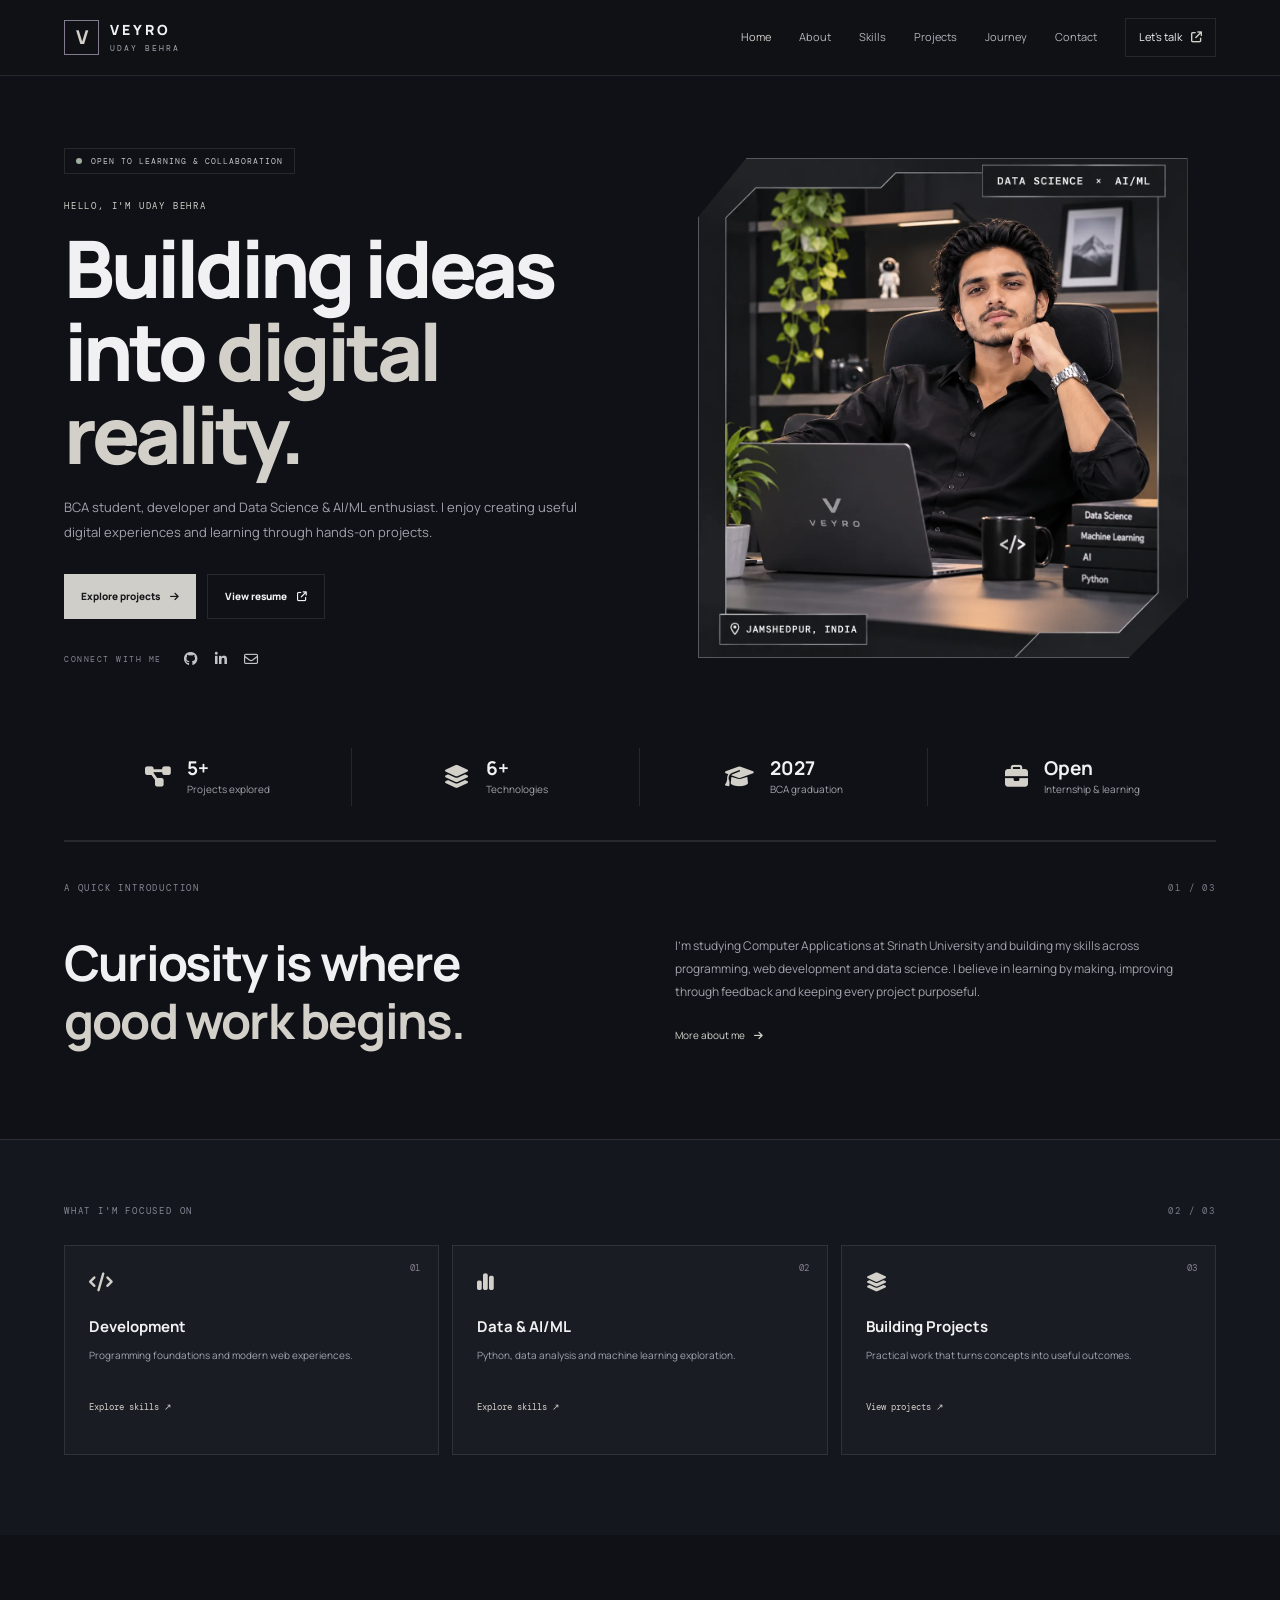
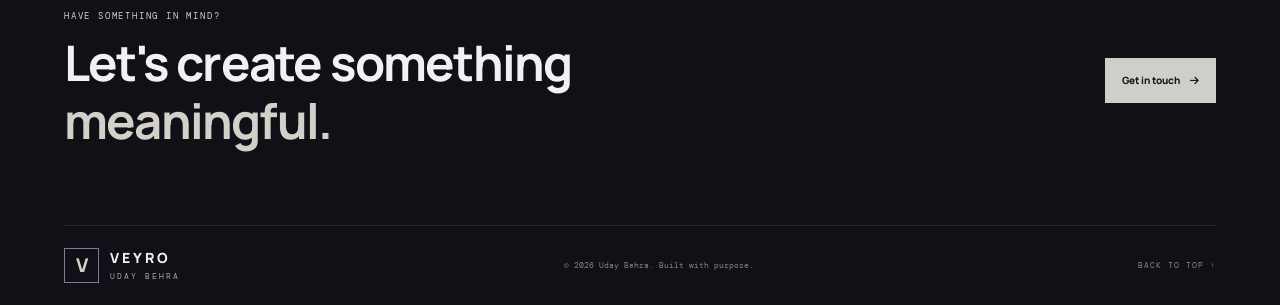
<file: index.html>
<!DOCTYPE html>

<html lang="en">
<head>
<meta charset="utf-8"/>
<meta content="width=device-width, initial-scale=1" name="viewport"/>
<meta content="#101116" name="theme-color"/>
<meta content="Uday Behra — BCA student, developer and Data Science &amp; AI/ML enthusiast." name="description"/>
<title>Home | VEYRO — Uday Behra</title>
<link href="https://fonts.googleapis.com" rel="preconnect"/>
<link crossorigin="" href="https://fonts.gstatic.com" rel="preconnect"/>
<link href="https://fonts.googleapis.com/css2?family=DM+Mono:wght@400;500&amp;family=Manrope:wght@400;500;600;700;800&amp;display=swap" rel="stylesheet"/>
<link href="https://cdnjs.cloudflare.com/ajax/libs/font-awesome/6.5.2/css/all.min.css" rel="stylesheet"/>
<link href="style.css?v=veyro-performance-2" rel="stylesheet"/>
</head>
<body id="top">
<div class="scroll-progress" id="progress"></div>
<!-- NAVIGATION -->
<header class="site-header">
<a class="logo" href="index.html">
<span class="logo-mark">V</span>
<span class="logo-type">
                VEYRO
                <small>UDAY BEHRA</small>
</span>
</a>
<button aria-expanded="false" aria-label="Toggle navigation" class="menu-toggle" id="menu">
<i class="fa-solid fa-bars"></i>
</button>
<nav class="navigation" id="nav">
<a class="active" href="index.html">Home</a>
<a href="about.html">About</a>
<a href="skills.html">Skills</a>
<a href="projects.html">Projects</a>
<a href="journey.html">Journey</a>
<a href="contact.html">Contact</a>
<a class="nav-contact" href="contact.html">
                Let's talk
                <i class="fa-solid fa-arrow-up-right-from-square"></i>
</a>
</nav>
</header>
<main>
<!-- HERO SECTION -->
<section class="home-hero page-shell">
<div class="home-copy reveal">
<div class="availability">
<span></span>
                    OPEN TO LEARNING &amp; COLLABORATION
                </div>
<p class="eyebrow">HELLO, I'M UDAY BEHRA</p>
<h1>
                    Building ideas<br/>
                    into <em>digital reality.</em>
</h1>
<p class="hero-intro">
                    BCA student, developer and Data Science &amp; AI/ML enthusiast.
                    I enjoy creating useful digital experiences and learning
                    through hands-on projects.
                </p>
<div class="hero-actions">
<a class="button button-primary" href="projects.html">
                        Explore projects
                        <i class="fa-solid fa-arrow-right"></i>
</a>
<a class="button button-outline" href="assets/Uday-Behra-Resume.pdf" rel="noopener" target="_blank">
                        View resume
                        <i class="fa-solid fa-arrow-up-right-from-square"></i>
</a>
</div>
<div class="hero-social">
<span>CONNECT WITH ME</span>
<a aria-label="GitHub" href="https://github.com/UB-VEYRO" rel="noopener" target="_blank">
<i class="fa-brands fa-github"></i>
</a>
<a aria-label="LinkedIn" href="https://www.linkedin.com/in/uday-behra-09014b256/" rel="noopener" target="_blank">
<i class="fa-brands fa-linkedin-in"></i>
</a>
<a aria-label="Email" href="mailto:udaybehra219@gmail.com">
<i class="fa-regular fa-envelope"></i>
</a>
</div>
</div>
<!-- NEW PROFILE IMAGE: EMBEDDED LABELS ONLY -->
<div class="home-visual reveal">
<div class="portrait-frame">
<img alt="Uday Behra — VEYRO Portfolio" decoding="async" fetchpriority="high" loading="eager" onerror="this.style.display='none';this.parentElement.classList.add('no-photo')" src="assets/profile.webp"/>
<div class="portrait-fallback">
                        UB
                        <span>DEVELOPER / AI·ML</span>
</div>
</div>
</div>
</section>
<!-- STATISTICS -->
<section class="home-stats page-shell">
<div class="stat-item">
<i class="fa-solid fa-diagram-project"></i>
<div>
<strong>5+</strong>
<span>Projects explored</span>
</div>
</div>
<div class="stat-item">
<i class="fa-solid fa-layer-group"></i>
<div>
<strong>6+</strong>
<span>Technologies</span>
</div>
</div>
<div class="stat-item">
<i class="fa-solid fa-graduation-cap"></i>
<div>
<strong>2027</strong>
<span>BCA graduation</span>
</div>
</div>
<div class="stat-item">
<i class="fa-solid fa-briefcase"></i>
<div>
<strong>Open</strong>
<span>Internship &amp; learning</span>
</div>
</div>
</section>
<!-- INTRODUCTION -->
<section class="home-intro page-shell section-block">
<div class="section-kicker">
                A QUICK INTRODUCTION
                <span>01 / 03</span>
</div>
<div class="home-intro-grid">
<h2 class="reveal">
                    Curiosity is where<br/>
<em>good work begins.</em>
</h2>
<div class="reveal">
<p>
                        I’m studying Computer Applications at Srinath University
                        and building my skills across programming, web development
                        and data science. I believe in learning by making,
                        improving through feedback and keeping every project purposeful.
                    </p>
<a class="under-link" href="about.html">
                        More about me
                        <i class="fa-solid fa-arrow-right"></i>
</a>
</div>
</div>
</section>
<!-- FOCUS AREAS -->
<section class="home-focus section-block">
<div class="page-shell">
<div class="section-kicker">
                    WHAT I'M FOCUSED ON
                    <span>02 / 03</span>
</div>
<div class="focus-grid">
<a class="focus-card reveal" href="skills.html">
<span>01</span>
<i class="fa-solid fa-code"></i>
<h3>Development</h3>
<p>
                            Programming foundations and modern web experiences.
                        </p>
<b>Explore skills ↗</b>
</a>
<a class="focus-card reveal" href="skills.html">
<span>02</span>
<i class="fa-solid fa-chart-simple"></i>
<h3>Data &amp; AI/ML</h3>
<p>
                            Python, data analysis and machine learning exploration.
                        </p>
<b>Explore skills ↗</b>
</a>
<a class="focus-card reveal" href="projects.html">
<span>03</span>
<i class="fa-solid fa-layer-group"></i>
<h3>Building Projects</h3>
<p>
                            Practical work that turns concepts into useful outcomes.
                        </p>
<b>View projects ↗</b>
</a>
</div>
</div>
</section>
<!-- CONTACT CTA -->
<section class="home-bottom page-shell">
<div>
<p class="eyebrow">HAVE SOMETHING IN MIND?</p>
<h2>
                    Let's create something<br/>
<em>meaningful.</em>
</h2>
</div>
<a class="button button-primary" href="contact.html">
                Get in touch
                <i class="fa-solid fa-arrow-right"></i>
</a>
</section>
</main>
<!-- FOOTER -->
<footer class="site-footer">
<a class="logo" href="index.html">
<span class="logo-mark">V</span>
<span class="logo-type">
                VEYRO
                <small>UDAY BEHRA</small>
</span>
</a>
<p>
            © <span id="year"></span> Uday Behra. Built with purpose.
        </p>
<a href="#top">BACK TO TOP ↑</a>
</footer>
<script src="script.js?v=veyro-performance-2"></script>
</body>
</html>
</file>
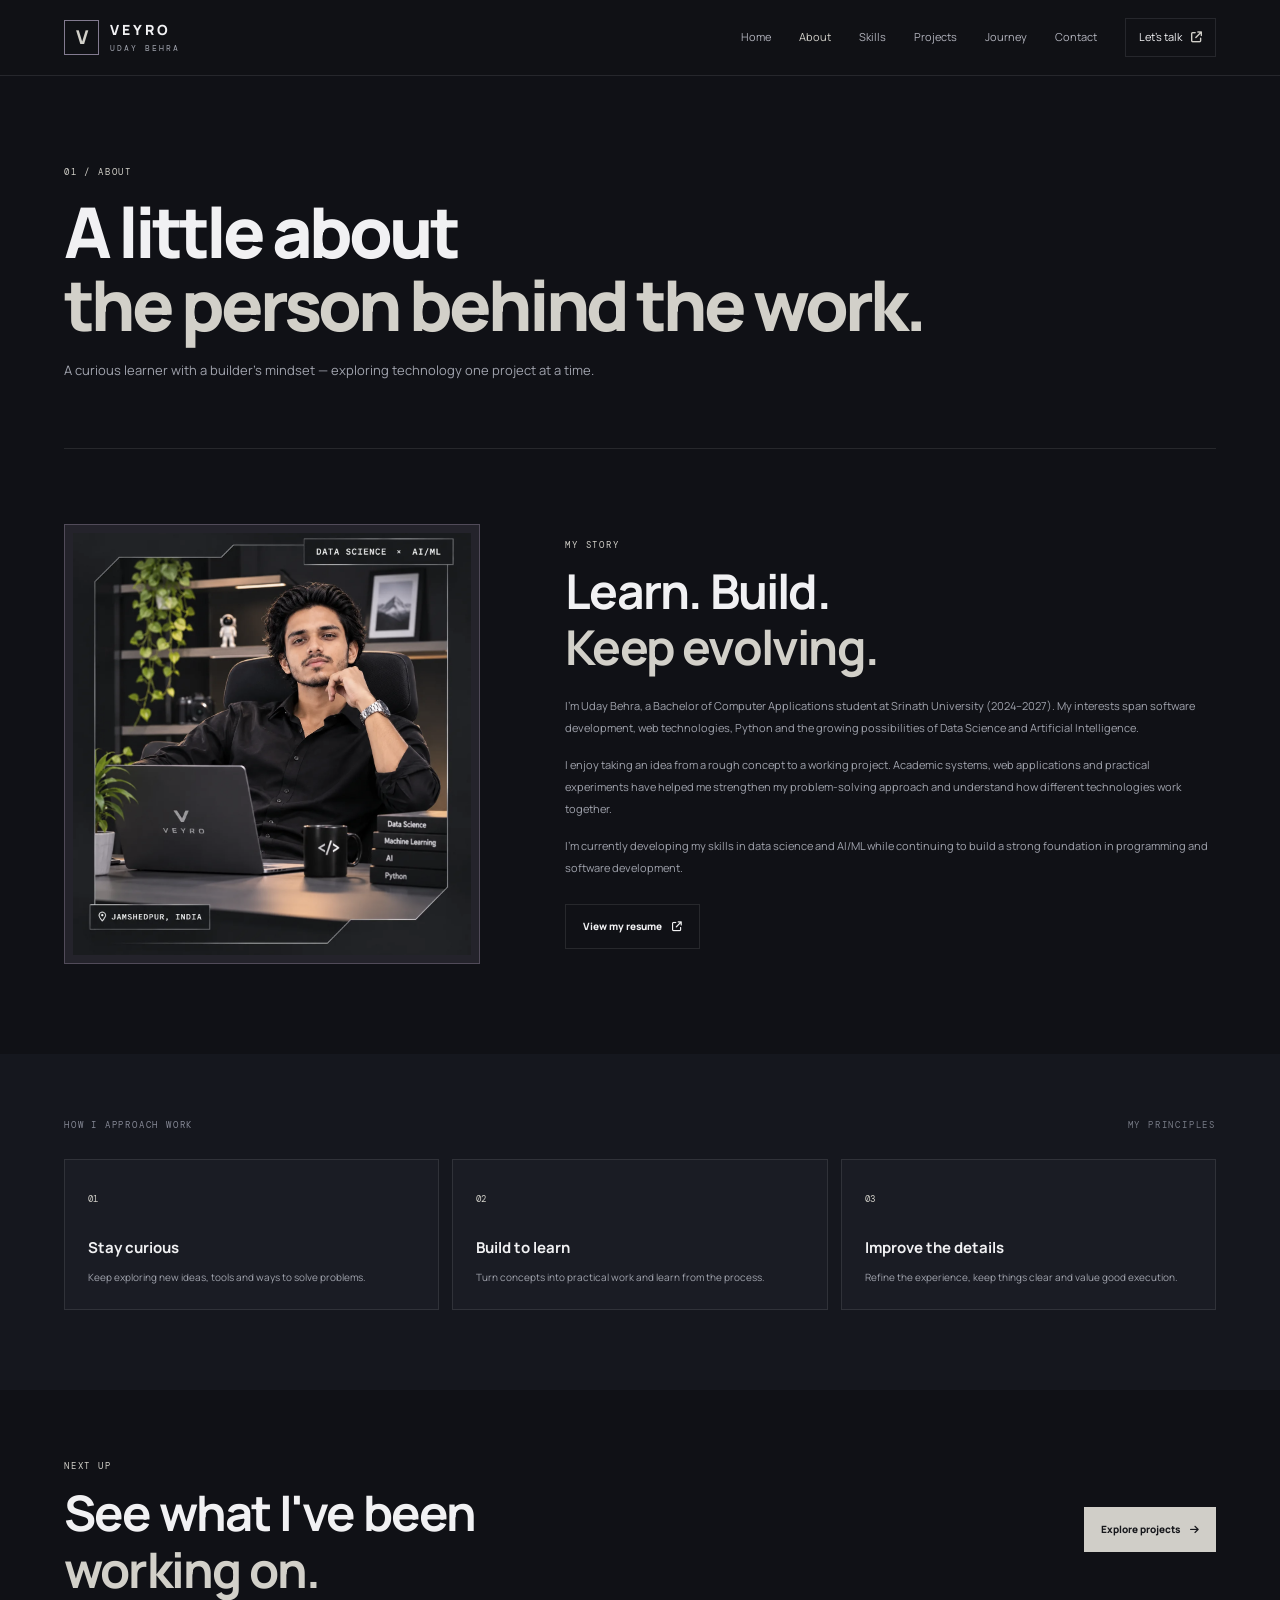
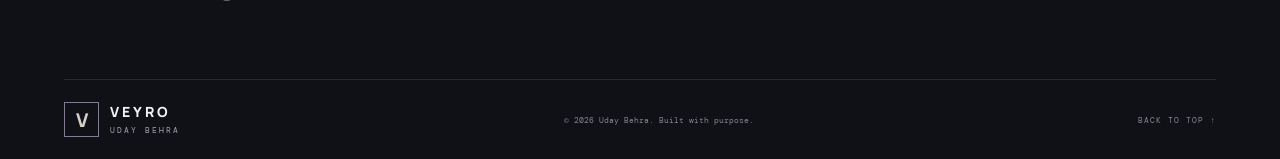
<file: about.html>
<!DOCTYPE html>
<html lang="en"><head><meta charset="utf-8"/><meta content="width=device-width,initial-scale=1" name="viewport"/><meta content="#101116" name="theme-color"/><meta content="About Uday Behra — background, approach and interests." name="description"/><title>About | VEYRO — Uday Behra</title><link href="https://fonts.googleapis.com" rel="preconnect"/><link crossorigin="" href="https://fonts.gstatic.com" rel="preconnect"/><link href="https://fonts.googleapis.com/css2?family=DM+Mono:wght@400;500&amp;family=Manrope:wght@400;500;600;700;800&amp;display=swap" rel="stylesheet"/><link href="https://cdnjs.cloudflare.com/ajax/libs/font-awesome/6.5.2/css/all.min.css" rel="stylesheet"/><link href="style.css?v=veyro-performance-2" rel="stylesheet"/></head><body id="top"><div class="scroll-progress" id="progress"></div><header class="site-header"><a class="logo" href="index.html"><span class="logo-mark">V</span><span class="logo-type">VEYRO<small>UDAY BEHRA</small></span></a><button aria-expanded="false" aria-label="Toggle navigation" class="menu-toggle" id="menu"><i class="fa-solid fa-bars"></i></button><nav class="navigation" id="nav"><a class="" href="index.html">Home</a><a class="active" href="about.html">About</a><a class="" href="skills.html">Skills</a><a class="" href="projects.html">Projects</a><a class="" href="journey.html">Journey</a><a class="" href="contact.html">Contact</a><a class="nav-contact" href="contact.html">Let's talk <i class="fa-solid fa-arrow-up-right-from-square"></i></a></nav></header><main>
<section class="page-hero page-shell"><p class="eyebrow">01 / ABOUT</p><h1>A little about<br/><em>the person behind the work.</em></h1><p class="page-lead">A curious learner with a builder's mindset — exploring technology one project at a time.</p></section>
<section class="about-main page-shell"><div class="about-photo reveal"><img alt="Uday Behra" decoding="async" fetchpriority="high" loading="eager" src="assets/profile.webp"/></div><div class="about-story reveal"><p class="eyebrow">MY STORY</p><h2>Learn. Build.<br/><em>Keep evolving.</em></h2><p>I'm Uday Behra, a Bachelor of Computer Applications student at Srinath University (2024–2027). My interests span software development, web technologies, Python and the growing possibilities of Data Science and Artificial Intelligence.</p><p>I enjoy taking an idea from a rough concept to a working project. Academic systems, web applications and practical experiments have helped me strengthen my problem-solving approach and understand how different technologies work together.</p><p>I'm currently developing my skills in data science and AI/ML while continuing to build a strong foundation in programming and software development.</p><a class="button button-outline" href="assets/Uday-Behra-Resume.pdf" rel="noopener" target="_blank">View my resume <i class="fa-solid fa-arrow-up-right-from-square"></i></a></div></section>
<section class="values-section"><div class="page-shell"><div class="section-kicker">HOW I APPROACH WORK <span>MY PRINCIPLES</span></div><div class="values-grid"><article class="value-card reveal"><span>01</span><h3>Stay curious</h3><p>Keep exploring new ideas, tools and ways to solve problems.</p></article><article class="value-card reveal"><span>02</span><h3>Build to learn</h3><p>Turn concepts into practical work and learn from the process.</p></article><article class="value-card reveal"><span>03</span><h3>Improve the details</h3><p>Refine the experience, keep things clear and value good execution.</p></article></div></div></section>
<section class="page-cta page-shell"><div><p class="eyebrow">NEXT UP</p><h2>See what I've been<br/><em>working on.</em></h2></div><a class="button button-primary" href="projects.html">Explore projects <i class="fa-solid fa-arrow-right"></i></a></section></main><footer class="site-footer"><a class="logo" href="index.html"><span class="logo-mark">V</span><span class="logo-type">VEYRO<small>UDAY BEHRA</small></span></a><p>© <span id="year"></span> Uday Behra. Built with purpose.</p><a href="#top">BACK TO TOP ↑</a></footer><script src="script.js?v=veyro-performance-2"></script></body></html>
</file>
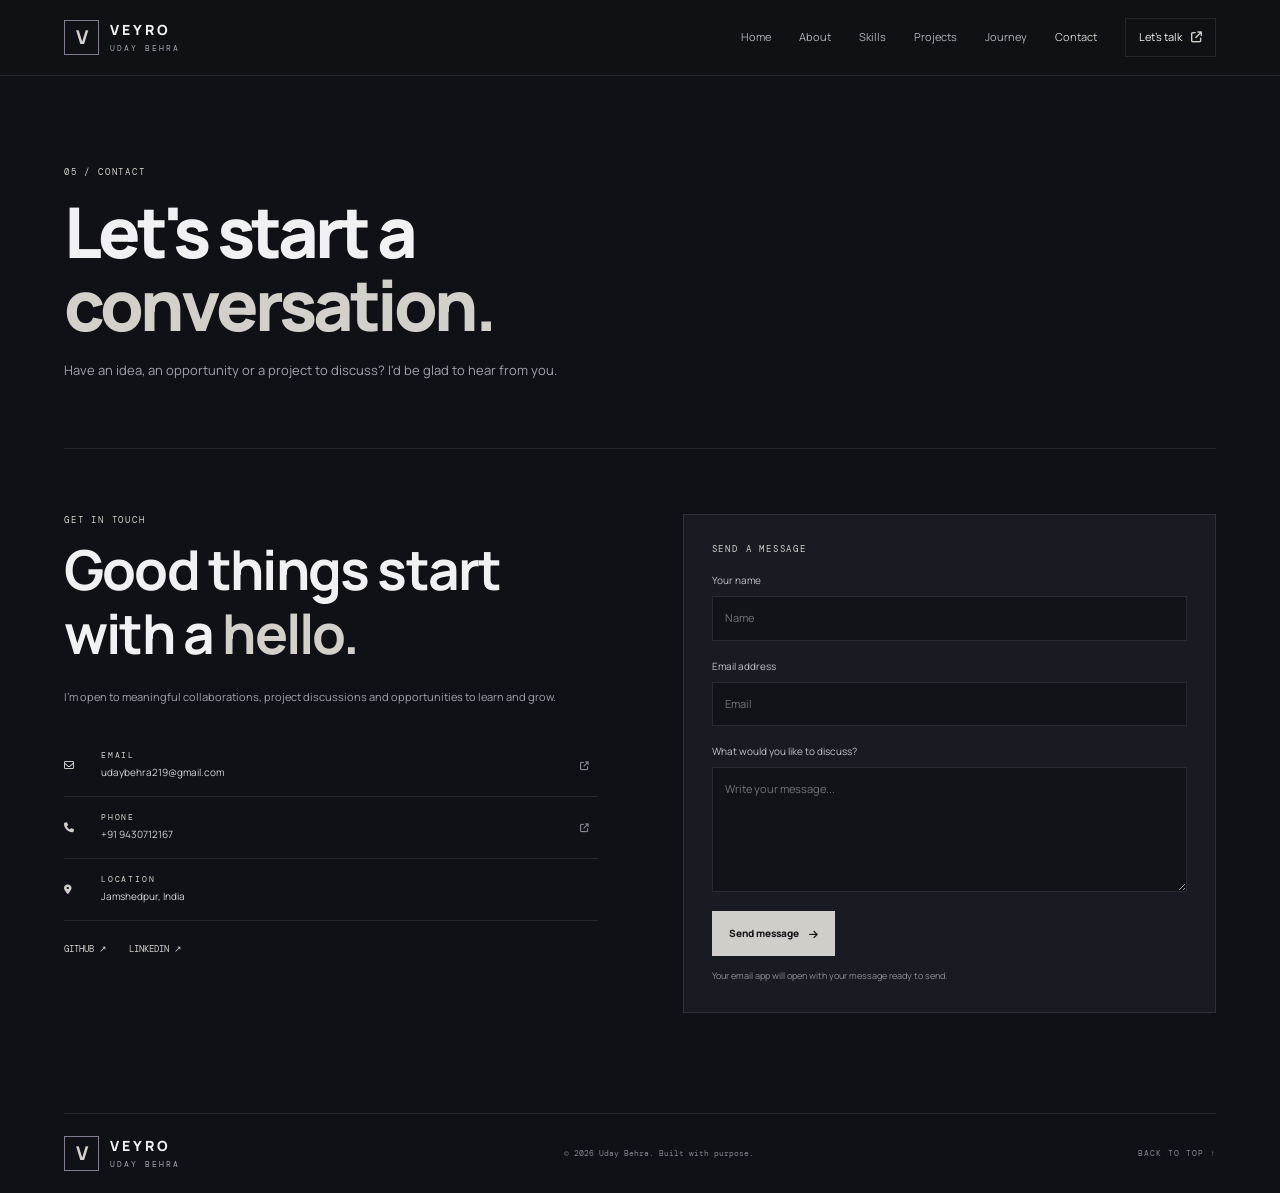
<file: contact.html>
<!DOCTYPE html>
<html lang="en"><head><meta charset="utf-8"/><meta content="width=device-width,initial-scale=1" name="viewport"/><meta content="#101116" name="theme-color"/><meta content="Contact Uday Behra for collaborations, projects and opportunities." name="description"/><title>Contact | VEYRO — Uday Behra</title><link href="https://fonts.googleapis.com" rel="preconnect"/><link crossorigin="" href="https://fonts.gstatic.com" rel="preconnect"/><link href="https://fonts.googleapis.com/css2?family=DM+Mono:wght@400;500&amp;family=Manrope:wght@400;500;600;700;800&amp;display=swap" rel="stylesheet"/><link href="https://cdnjs.cloudflare.com/ajax/libs/font-awesome/6.5.2/css/all.min.css" rel="stylesheet"/><link href="style.css?v=veyro-performance-2" rel="stylesheet"/></head><body id="top"><div class="scroll-progress" id="progress"></div><header class="site-header"><a class="logo" href="index.html"><span class="logo-mark">V</span><span class="logo-type">VEYRO<small>UDAY BEHRA</small></span></a><button aria-expanded="false" aria-label="Toggle navigation" class="menu-toggle" id="menu"><i class="fa-solid fa-bars"></i></button><nav class="navigation" id="nav"><a class="" href="index.html">Home</a><a class="" href="about.html">About</a><a class="" href="skills.html">Skills</a><a class="" href="projects.html">Projects</a><a class="" href="journey.html">Journey</a><a class="active" href="contact.html">Contact</a><a class="nav-contact" href="contact.html">Let's talk <i class="fa-solid fa-arrow-up-right-from-square"></i></a></nav></header><main>
<section class="page-hero page-shell"><p class="eyebrow">05 / CONTACT</p><h1>Let's start a<br/><em>conversation.</em></h1><p class="page-lead">Have an idea, an opportunity or a project to discuss? I'd be glad to hear from you.</p></section>
<section class="contact-main page-shell"><div class="contact-copy reveal"><p class="eyebrow">GET IN TOUCH</p><h2>Good things start<br/>with a <em>hello.</em></h2><p>I'm open to meaningful collaborations, project discussions and opportunities to learn and grow.</p><div class="contact-methods"><a href="mailto:udaybehra219@gmail.com"><i class="fa-regular fa-envelope"></i><span><small>EMAIL</small>udaybehra219@gmail.com</span><i class="fa-solid fa-arrow-up-right-from-square"></i></a><a href="tel:+919430712167"><i class="fa-solid fa-phone"></i><span><small>PHONE</small>+91 9430712167</span><i class="fa-solid fa-arrow-up-right-from-square"></i></a><div><i class="fa-solid fa-location-dot"></i><span><small>LOCATION</small>Jamshedpur, India</span></div></div><div class="contact-social-links"><a href="https://github.com/UB-VEYRO" rel="noopener" target="_blank">GITHUB ↗</a><a href="https://www.linkedin.com/in/uday-behra-09014b256/" rel="noopener" target="_blank">LINKEDIN ↗</a></div></div><form class="contact-form reveal" id="contactForm"><p class="eyebrow">SEND A MESSAGE</p><label>Your name<input id="name" name="name" placeholder="Name" required=""/></label><label>Email address<input id="email" name="email" placeholder="Email" required="" type="email"/></label><label>What would you like to discuss?<textarea id="message" name="message" placeholder="Write your message..." required=""></textarea></label><button class="button button-primary" type="submit">Send message <i class="fa-solid fa-arrow-right"></i></button><p class="form-note">Your email app will open with your message ready to send.</p></form></section></main><footer class="site-footer"><a class="logo" href="index.html"><span class="logo-mark">V</span><span class="logo-type">VEYRO<small>UDAY BEHRA</small></span></a><p>© <span id="year"></span> Uday Behra. Built with purpose.</p><a href="#top">BACK TO TOP ↑</a></footer><script src="script.js?v=veyro-performance-2"></script></body></html>
</file>
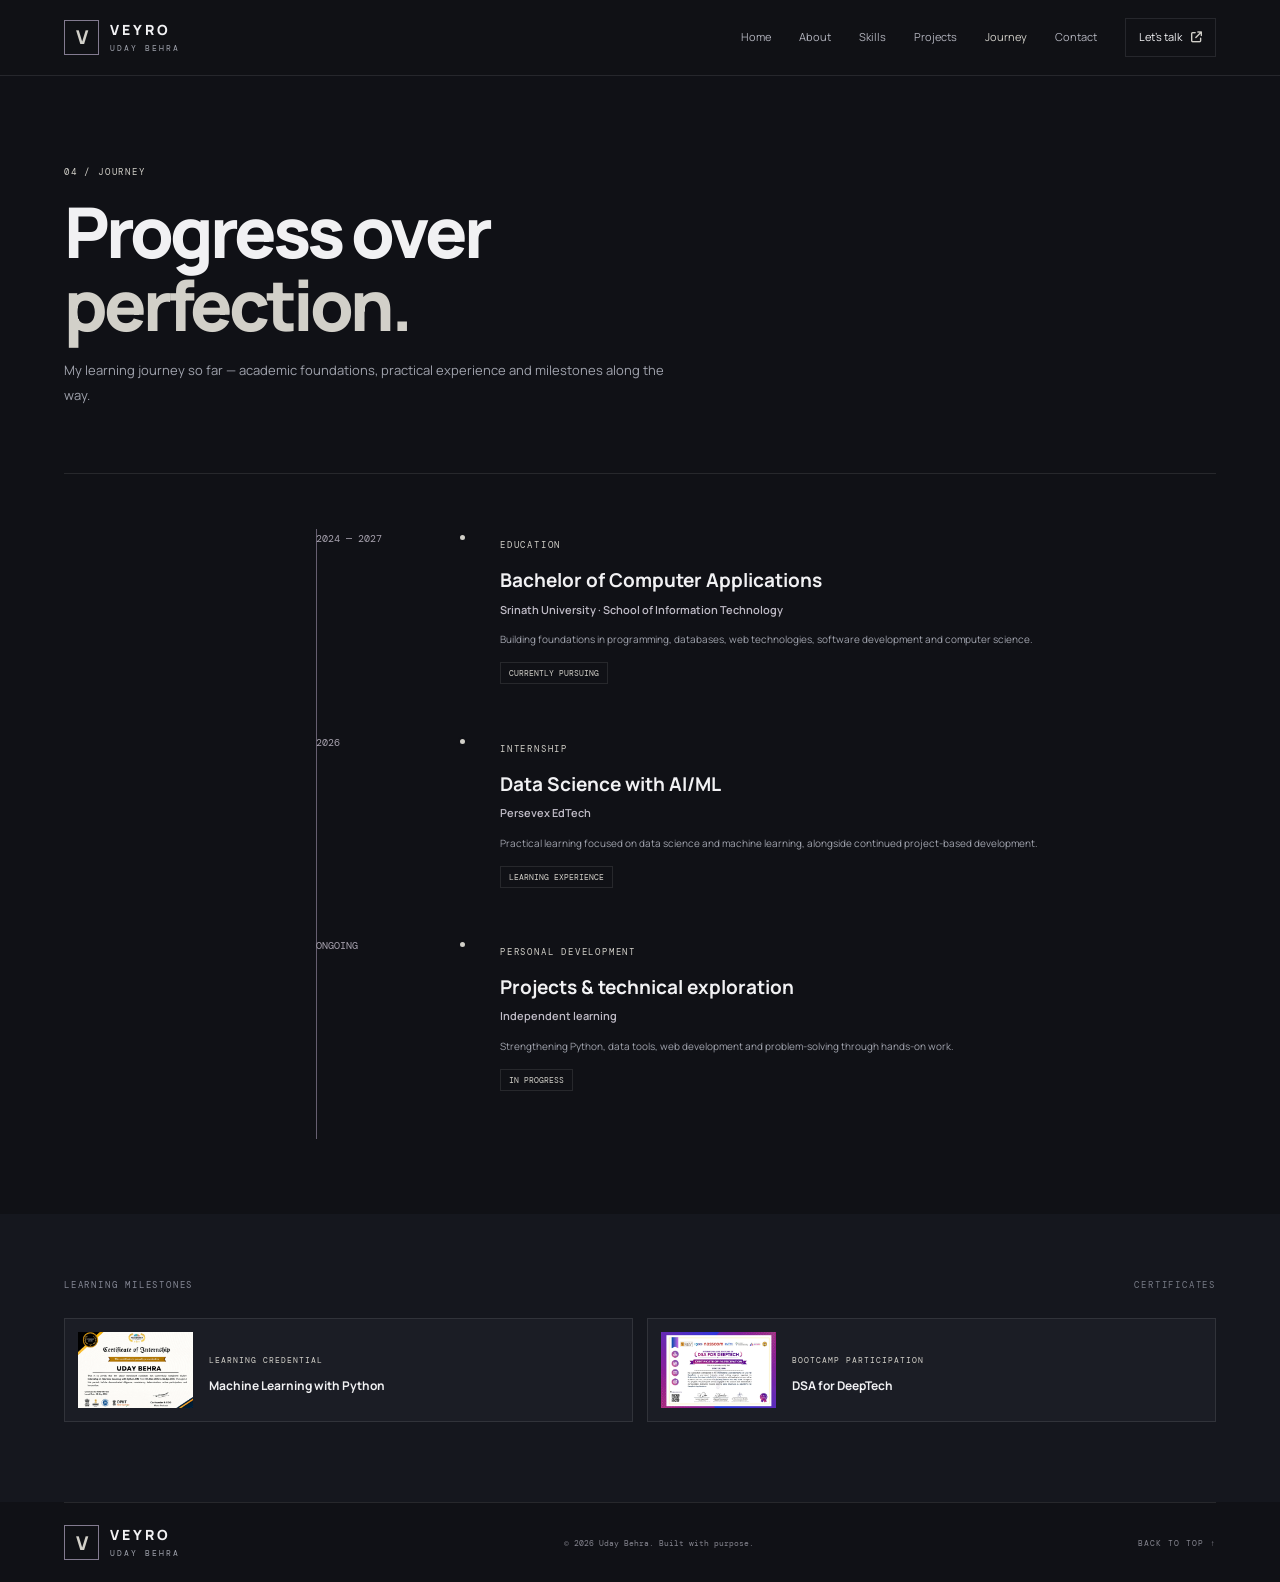
<file: journey.html>
<!DOCTYPE html>
<html lang="en"><head><meta charset="utf-8"/><meta content="width=device-width,initial-scale=1" name="viewport"/><meta content="#101116" name="theme-color"/><meta content="Education, internship and learning milestones of Uday Behra." name="description"/><title>Journey &amp; Experience | VEYRO — Uday Behra</title><link href="https://fonts.googleapis.com" rel="preconnect"/><link crossorigin="" href="https://fonts.gstatic.com" rel="preconnect"/><link href="https://fonts.googleapis.com/css2?family=DM+Mono:wght@400;500&amp;family=Manrope:wght@400;500;600;700;800&amp;display=swap" rel="stylesheet"/><link href="https://cdnjs.cloudflare.com/ajax/libs/font-awesome/6.5.2/css/all.min.css" rel="stylesheet"/><link href="style.css?v=veyro-performance-2" rel="stylesheet"/></head><body id="top"><div class="scroll-progress" id="progress"></div><header class="site-header"><a class="logo" href="index.html"><span class="logo-mark">V</span><span class="logo-type">VEYRO<small>UDAY BEHRA</small></span></a><button aria-expanded="false" aria-label="Toggle navigation" class="menu-toggle" id="menu"><i class="fa-solid fa-bars"></i></button><nav class="navigation" id="nav"><a class="" href="index.html">Home</a><a class="" href="about.html">About</a><a class="" href="skills.html">Skills</a><a class="" href="projects.html">Projects</a><a class="active" href="journey.html">Journey</a><a class="" href="contact.html">Contact</a><a class="nav-contact" href="contact.html">Let's talk <i class="fa-solid fa-arrow-up-right-from-square"></i></a></nav></header><main>
<section class="page-hero page-shell"><p class="eyebrow">04 / JOURNEY</p><h1>Progress over<br/><em>perfection.</em></h1><p class="page-lead">My learning journey so far — academic foundations, practical experience and milestones along the way.</p></section>
<section class="journey-main page-shell"><div class="timeline"><article class="timeline-entry reveal"><time>2024 — 2027</time><div class="timeline-dot"></div><div><span>EDUCATION</span><h2>Bachelor of Computer Applications</h2><h3>Srinath University · School of Information Technology</h3><p>Building foundations in programming, databases, web technologies, software development and computer science.</p><b class="status-label">CURRENTLY PURSUING</b></div></article><article class="timeline-entry reveal"><time>2026</time><div class="timeline-dot"></div><div><span>INTERNSHIP</span><h2>Data Science with AI/ML</h2><h3>Persevex EdTech</h3><p>Practical learning focused on data science and machine learning, alongside continued project-based development.</p><b class="status-label">LEARNING EXPERIENCE</b></div></article><article class="timeline-entry reveal"><time>ONGOING</time><div class="timeline-dot"></div><div><span>PERSONAL DEVELOPMENT</span><h2>Projects &amp; technical exploration</h2><h3>Independent learning</h3><p>Strengthening Python, data tools, web development and problem-solving through hands-on work.</p><b class="status-label">IN PROGRESS</b></div></article></div></section>
<section class="certification-section"><div class="page-shell"><div class="section-kicker">LEARNING MILESTONES <span>CERTIFICATES</span></div><div class="certificate-grid"><article class="reveal"><img alt="Machine Learning with Python certificate" decoding="async" loading="eager" src="assets/certificates/machine-learning-internship.webp"/><div><span>LEARNING CREDENTIAL</span><h3>Machine Learning with Python</h3></div></article><article class="reveal"><img alt="DSA bootcamp certificate" decoding="async" loading="lazy" src="assets/certificates/dsa-bootcamp.webp"/><div><span>BOOTCAMP PARTICIPATION</span><h3>DSA for DeepTech</h3></div></article></div></div></section></main><footer class="site-footer"><a class="logo" href="index.html"><span class="logo-mark">V</span><span class="logo-type">VEYRO<small>UDAY BEHRA</small></span></a><p>© <span id="year"></span> Uday Behra. Built with purpose.</p><a href="#top">BACK TO TOP ↑</a></footer><script src="script.js?v=veyro-performance-2"></script></body></html>
</file>
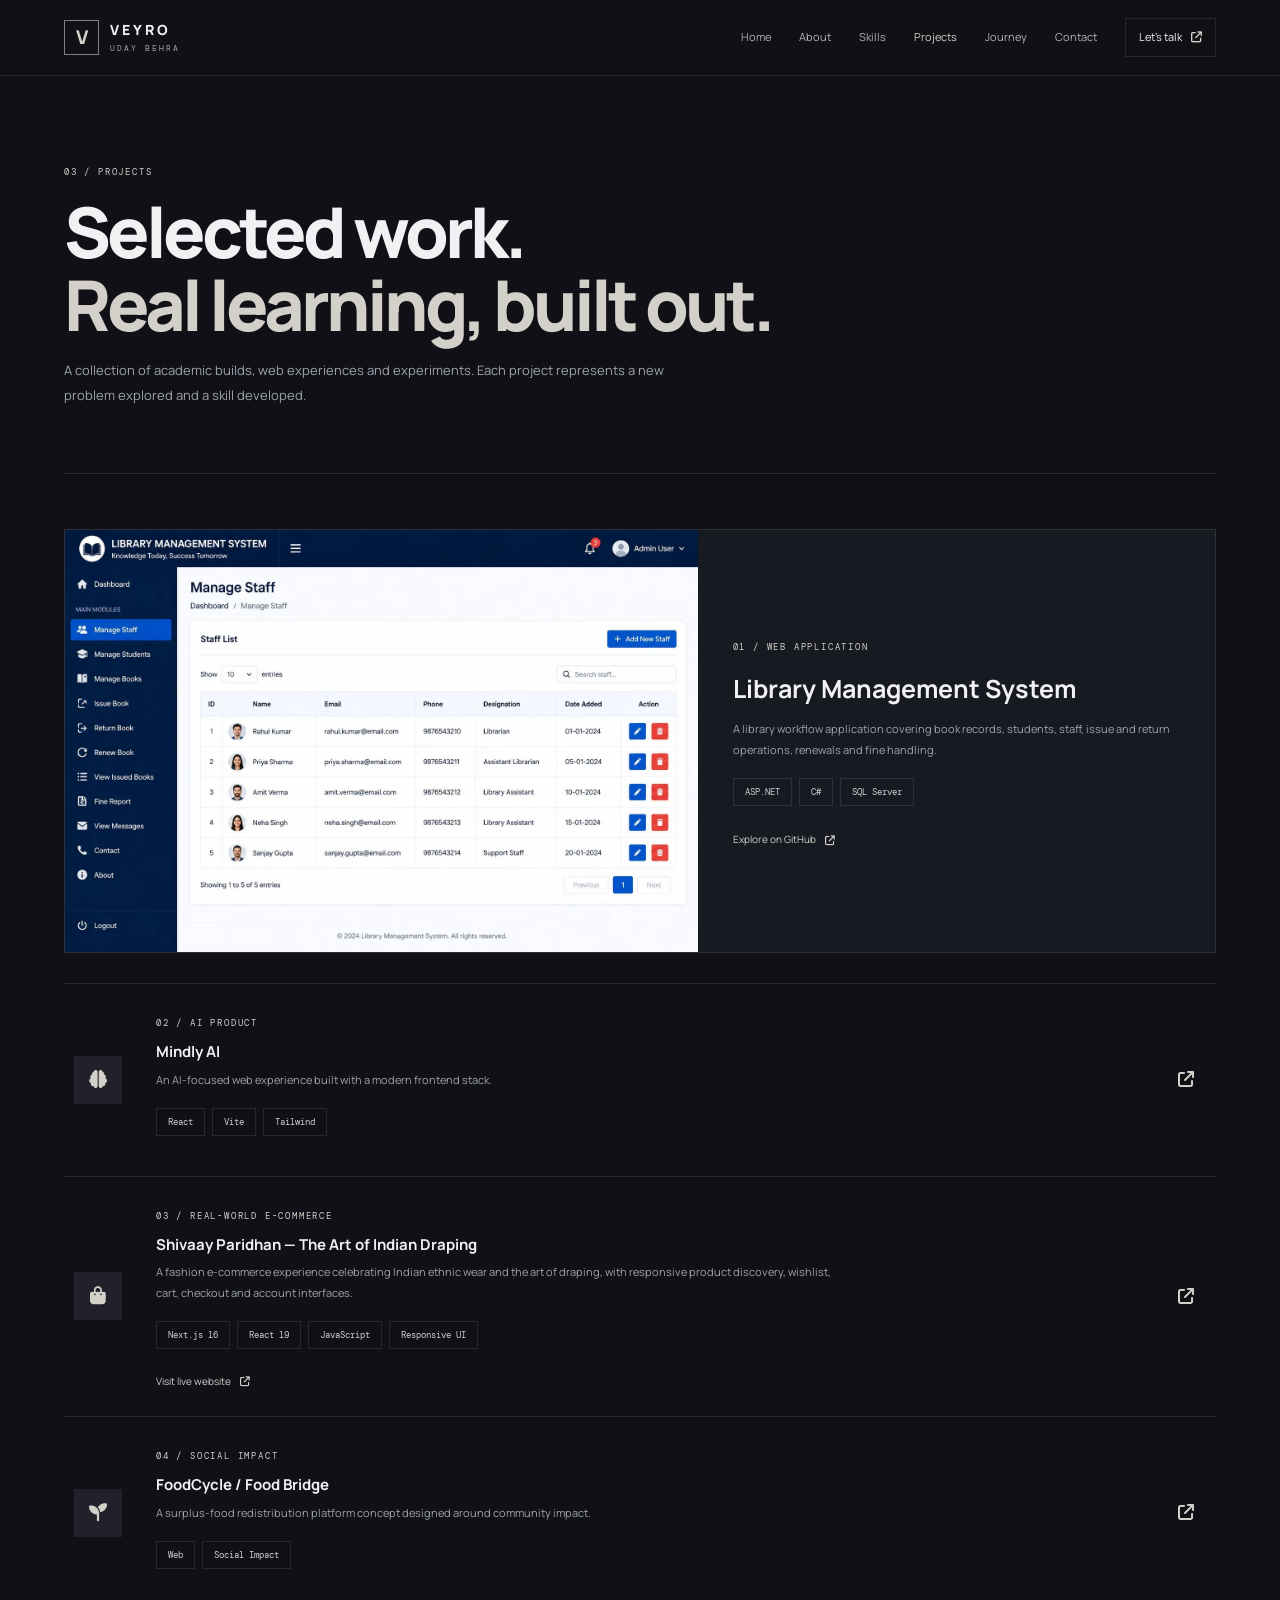
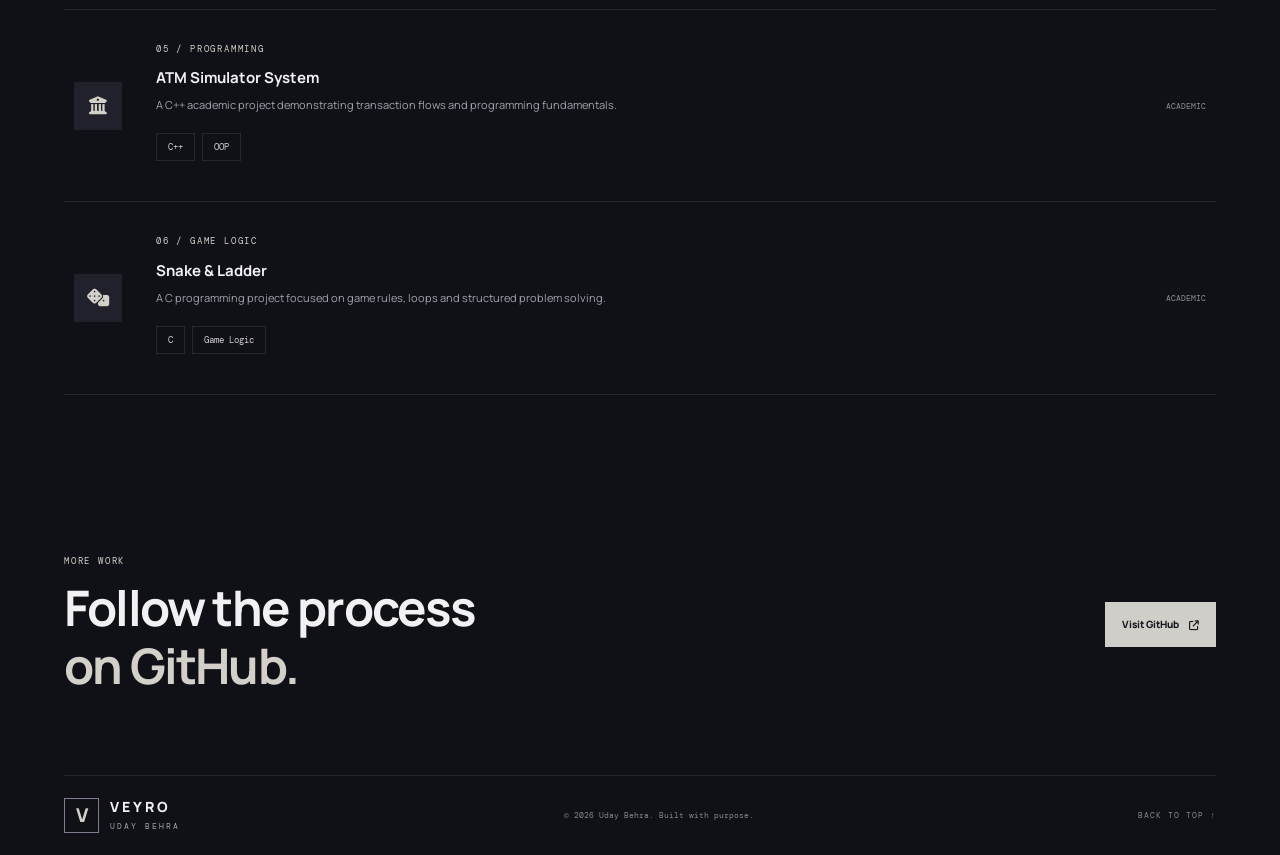
<file: projects.html>
<!DOCTYPE html>
<html lang="en"><head><meta charset="utf-8"/><meta content="width=device-width,initial-scale=1" name="viewport"/><meta content="#101116" name="theme-color"/><meta content="Selected IT projects by Uday Behra, including web development, AI products and programming applications." name="description"/><title>Projects | VEYRO — Uday Behra</title><link href="https://fonts.googleapis.com" rel="preconnect"/><link crossorigin="" href="https://fonts.gstatic.com" rel="preconnect"/><link href="https://fonts.googleapis.com/css2?family=DM+Mono:wght@400;500&amp;family=Manrope:wght@400;500;600;700;800&amp;display=swap" rel="stylesheet"/><link href="https://cdnjs.cloudflare.com/ajax/libs/font-awesome/6.5.2/css/all.min.css" rel="stylesheet"/><link href="style.css?v=veyro-performance-2" rel="stylesheet"/></head><body id="top"><div class="scroll-progress" id="progress"></div><header class="site-header"><a class="logo" href="index.html"><span class="logo-mark">V</span><span class="logo-type">VEYRO<small>UDAY BEHRA</small></span></a><button aria-expanded="false" aria-label="Toggle navigation" class="menu-toggle" id="menu"><i class="fa-solid fa-bars"></i></button><nav class="navigation" id="nav"><a class="" href="index.html">Home</a><a class="" href="about.html">About</a><a class="" href="skills.html">Skills</a><a class="active" href="projects.html">Projects</a><a class="" href="journey.html">Journey</a><a class="" href="contact.html">Contact</a><a class="nav-contact" href="contact.html">Let's talk <i class="fa-solid fa-arrow-up-right-from-square"></i></a></nav></header><main>
<section class="page-hero page-shell"><p class="eyebrow">03 / PROJECTS</p><h1>Selected work.<br/><em>Real learning, built out.</em></h1><p class="page-lead">A collection of academic builds, web experiences and experiments. Each project represents a new problem explored and a skill developed.</p></section>
<section class="projects-main page-shell"><article class="project-feature reveal"><a class="project-visual" href="https://github.com/UB-VEYRO" rel="noopener" target="_blank"><img alt="Library Management System" decoding="async" loading="eager" src="assets/projects/library-management.webp"/></a><div class="project-description"><span class="project-index">01 / WEB APPLICATION</span><h2>Library Management System</h2><p>A library workflow application covering book records, students, staff, issue and return operations, renewals and fine handling.</p><div class="project-tags"><span>ASP.NET</span><span>C#</span><span>SQL Server</span></div><a class="under-link" href="https://github.com/UB-VEYRO" rel="noopener" target="_blank">Explore on GitHub <i class="fa-solid fa-arrow-up-right-from-square"></i></a></div></article>
<div class="project-list"><article class="project-row reveal"><div class="project-icon"><i class="fa-solid fa-brain"></i></div><div><span>02 / AI PRODUCT</span><h3>Mindly AI</h3><p>An AI-focused web experience built with a modern frontend stack.</p><div class="project-tags"><span>React</span><span>Vite</span><span>Tailwind</span></div></div><a aria-label="Open Mindly AI" href="https://mindly-ai-phi.vercel.app/" rel="noopener" target="_blank"><i class="fa-solid fa-arrow-up-right-from-square"></i></a></article><article class="project-row reveal"><div class="project-icon"><i class="fa-solid fa-bag-shopping"></i></div><div><span>03 / REAL-WORLD E-COMMERCE</span><h3>Shivaay Paridhan — The Art of Indian Draping</h3><p>A fashion e-commerce experience celebrating Indian ethnic wear and the art of draping, with responsive product discovery, wishlist, cart, checkout and account interfaces.</p><div class="project-tags"><span>Next.js 16</span><span>React 19</span><span>JavaScript</span><span>Responsive UI</span></div><a class="under-link" href="https://www.shivaayparidhan.in" rel="noopener" target="_blank">Visit live website <i class="fa-solid fa-arrow-up-right-from-square"></i></a></div><a aria-label="Visit Shivaay Paridhan live website" href="https://www.shivaayparidhan.in" rel="noopener" target="_blank"><i class="fa-solid fa-arrow-up-right-from-square"></i></a></article><article class="project-row reveal"><div class="project-icon"><i class="fa-solid fa-seedling"></i></div><div><span>04 / SOCIAL IMPACT</span><h3>FoodCycle / Food Bridge</h3><p>A surplus-food redistribution platform concept designed around community impact.</p><div class="project-tags"><span>Web</span><span>Social Impact</span></div></div><a aria-label="Open FoodCycle" href="https://tech-typhoon.github.io/FoodCycle/" rel="noopener" target="_blank"><i class="fa-solid fa-arrow-up-right-from-square"></i></a></article><article class="project-row reveal"><div class="project-icon"><i class="fa-solid fa-building-columns"></i></div><div><span>05 / PROGRAMMING</span><h3>ATM Simulator System</h3><p>A C++ academic project demonstrating transaction flows and programming fundamentals.</p><div class="project-tags"><span>C++</span><span>OOP</span></div></div><span class="project-static">ACADEMIC</span></article><article class="project-row reveal"><div class="project-icon"><i class="fa-solid fa-dice"></i></div><div><span>06 / GAME LOGIC</span><h3>Snake &amp; Ladder</h3><p>A C programming project focused on game rules, loops and structured problem solving.</p><div class="project-tags"><span>C</span><span>Game Logic</span></div></div><span class="project-static">ACADEMIC</span></article></div></section>
<section class="page-cta page-shell"><div><p class="eyebrow">MORE WORK</p><h2>Follow the process<br/><em>on GitHub.</em></h2></div><a class="button button-primary" href="https://github.com/UB-VEYRO" rel="noopener" target="_blank">Visit GitHub <i class="fa-solid fa-arrow-up-right-from-square"></i></a></section></main><footer class="site-footer"><a class="logo" href="index.html"><span class="logo-mark">V</span><span class="logo-type">VEYRO<small>UDAY BEHRA</small></span></a><p>© <span id="year"></span> Uday Behra. Built with purpose.</p><a href="#top">BACK TO TOP ↑</a></footer><script src="script.js?v=veyro-performance-2"></script></body></html>
</file>
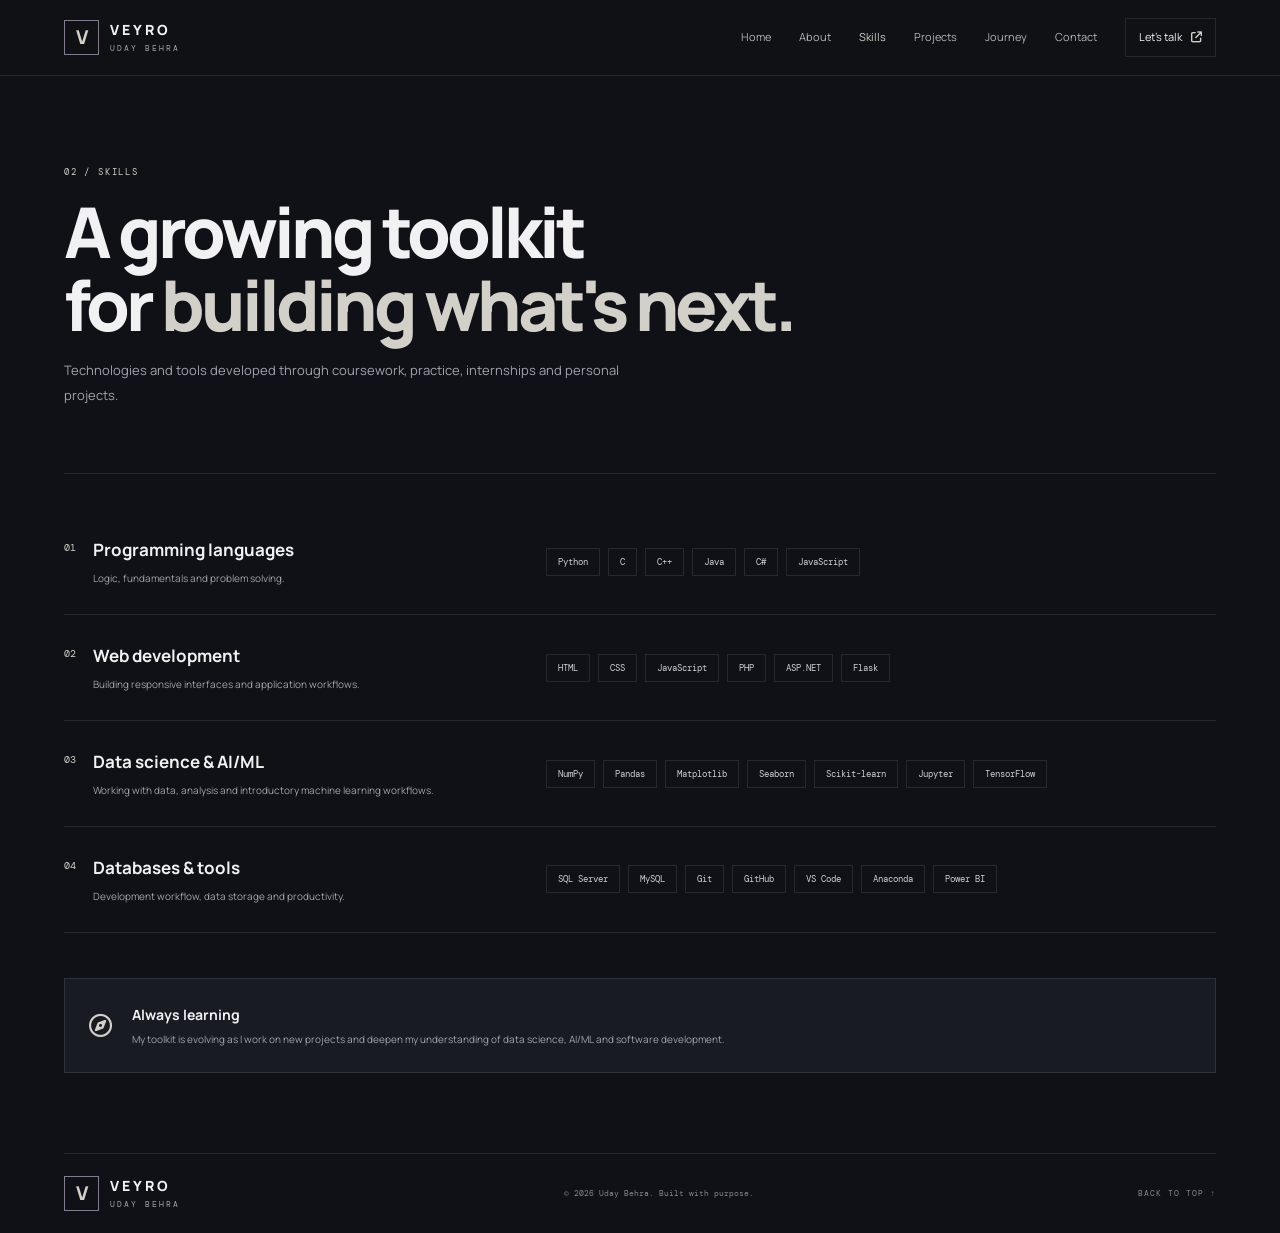
<file: skills.html>
<!DOCTYPE html>
<html lang="en"><head><meta charset="utf-8"/><meta content="width=device-width,initial-scale=1" name="viewport"/><meta content="#101116" name="theme-color"/><meta content="Technical skills and tools used by Uday Behra." name="description"/><title>Skills &amp; Expertise | VEYRO — Uday Behra</title><link href="https://fonts.googleapis.com" rel="preconnect"/><link crossorigin="" href="https://fonts.gstatic.com" rel="preconnect"/><link href="https://fonts.googleapis.com/css2?family=DM+Mono:wght@400;500&amp;family=Manrope:wght@400;500;600;700;800&amp;display=swap" rel="stylesheet"/><link href="https://cdnjs.cloudflare.com/ajax/libs/font-awesome/6.5.2/css/all.min.css" rel="stylesheet"/><link href="style.css?v=veyro-performance-2" rel="stylesheet"/></head><body id="top"><div class="scroll-progress" id="progress"></div><header class="site-header"><a class="logo" href="index.html"><span class="logo-mark">V</span><span class="logo-type">VEYRO<small>UDAY BEHRA</small></span></a><button aria-expanded="false" aria-label="Toggle navigation" class="menu-toggle" id="menu"><i class="fa-solid fa-bars"></i></button><nav class="navigation" id="nav"><a class="" href="index.html">Home</a><a class="" href="about.html">About</a><a class="active" href="skills.html">Skills</a><a class="" href="projects.html">Projects</a><a class="" href="journey.html">Journey</a><a class="" href="contact.html">Contact</a><a class="nav-contact" href="contact.html">Let's talk <i class="fa-solid fa-arrow-up-right-from-square"></i></a></nav></header><main>
<section class="page-hero page-shell"><p class="eyebrow">02 / SKILLS</p><h1>A growing toolkit<br/>for <em>building what's next.</em></h1><p class="page-lead">Technologies and tools developed through coursework, practice, internships and personal projects.</p></section>
<section class="skills-main page-shell"><div class="skill-category reveal"><div class="skill-heading"><span>01</span><div><h2>Programming languages</h2><p>Logic, fundamentals and problem solving.</p></div></div><div class="skill-pills"><span>Python</span><span>C</span><span>C++</span><span>Java</span><span>C#</span><span>JavaScript</span></div></div><div class="skill-category reveal"><div class="skill-heading"><span>02</span><div><h2>Web development</h2><p>Building responsive interfaces and application workflows.</p></div></div><div class="skill-pills"><span>HTML</span><span>CSS</span><span>JavaScript</span><span>PHP</span><span>ASP.NET</span><span>Flask</span></div></div><div class="skill-category reveal"><div class="skill-heading"><span>03</span><div><h2>Data science &amp; AI/ML</h2><p>Working with data, analysis and introductory machine learning workflows.</p></div></div><div class="skill-pills"><span>NumPy</span><span>Pandas</span><span>Matplotlib</span><span>Seaborn</span><span>Scikit-learn</span><span>Jupyter</span><span>TensorFlow</span></div></div><div class="skill-category reveal"><div class="skill-heading"><span>04</span><div><h2>Databases &amp; tools</h2><p>Development workflow, data storage and productivity.</p></div></div><div class="skill-pills"><span>SQL Server</span><span>MySQL</span><span>Git</span><span>GitHub</span><span>VS Code</span><span>Anaconda</span><span>Power BI</span></div></div></section>
<section class="skills-note page-shell"><div class="note-box"><i class="fa-regular fa-compass"></i><div><h3>Always learning</h3><p>My toolkit is evolving as I work on new projects and deepen my understanding of data science, AI/ML and software development.</p></div></div></section></main><footer class="site-footer"><a class="logo" href="index.html"><span class="logo-mark">V</span><span class="logo-type">VEYRO<small>UDAY BEHRA</small></span></a><p>© <span id="year"></span> Uday Behra. Built with purpose.</p><a href="#top">BACK TO TOP ↑</a></footer><script src="script.js?v=veyro-performance-2"></script></body></html>
</file>
<file: style.css>
:root{--bg:#101116;--surface:#171920;--surface2:#1d2028;--line:rgba(238,240,245,.1);--text:#f1f1f3;--muted:#a0a3ad;--soft:#c8c9cf;--accent:#aaa8a2;--accent2:#d2d0c9;--max:1280px}*{box-sizing:border-box;margin:0;padding:0}html{scroll-behavior:smooth;scroll-padding-top:90px}body{animation:pageEnter .42s ease both;transition:opacity .22s ease; background:var(--bg);color:var(--text);font-family:Manrope,system-ui,sans-serif;line-height:1.7;overflow-x:hidden}a{color:inherit;text-decoration:none}img{display:block;max-width:100%}button,input,textarea{font:inherit}.scroll-progress{position:fixed;z-index:2000;top:0;left:0;height:2px;width:0;background:var(--accent)}.site-header{height:76px;padding:0 max(5%,calc((100% - var(--max))/2));display:flex;align-items:center;justify-content:space-between;position:sticky;top:0;z-index:1000;background:rgba(16,17,22,.94);backdrop-filter:blur(16px);border-bottom:1px solid var(--line)}.logo{display:flex;align-items:center;gap:11px}.logo-mark{width:35px;height:35px;border:1px solid #837b90;color:var(--accent2);display:grid;place-items:center;font-size:19px;font-weight:800}.logo-type{font-size:14px;letter-spacing:3px;font-weight:800;line-height:1.15}.logo-type small{display:block;font:8px 'DM Mono',monospace;letter-spacing:2px;color:var(--muted);margin-top:5px}.navigation{display:flex;align-items:center;gap:28px}.navigation>a{font-size:11px;color:#b2b3bc;transition:color .25s}.navigation>a:hover,.navigation>a.active{color:var(--accent2)}.navigation .nav-contact{border:1px solid var(--line);padding:9px 13px;color:var(--text)}.navigation .nav-contact i{color:var(--accent2);margin-left:7px}.menu-toggle{display:none;background:none;border:0;color:white;font-size:20px}.page-shell{width:min(var(--max),90%);margin-inline:auto}.eyebrow,.section-kicker,.section-label,.project-index,.project-row>div>span,.timeline-entry>div>span,.contact-methods small,.detail-label{font:9px 'DM Mono',monospace;letter-spacing:1.8px;color:var(--accent2)}.home-hero{min-height:650px;display:grid;grid-template-columns:1fr 1fr;align-items:center;gap:58px;padding:62px 0 48px}.availability{display:inline-flex;align-items:center;gap:9px;border:1px solid var(--line);padding:7px 11px;color:#c3c3ca;font:8px 'DM Mono',monospace;letter-spacing:1px;margin-bottom:26px}.availability span{width:6px;height:6px;border-radius:50%;background:#9eaf9d}.home-copy h1,.page-hero h1{font-size:clamp(50px,6.2vw,82px);line-height:1.04;letter-spacing:-4px;font-weight:800;margin:15px 0 20px}.home-copy h1 em,.page-hero h1 em,.home-intro h2 em,.home-bottom h2 em,.about-story h2 em,.page-cta h2 em,.contact-copy h2 em{font-style:normal;color:var(--accent2)}.hero-intro,.page-lead{max-width:550px;color:var(--muted);font-size:13px;line-height:1.95}.hero-actions{display:flex;gap:11px;margin:28px 0}.button{min-height:45px;padding:0 17px;display:inline-flex;align-items:center;justify-content:center;gap:10px;font-size:10px;font-weight:800;transition:transform .25s,background .25s,border-color .25s}.button-primary{background:#d0cec8;color:#17181c}.button-outline{border:1px solid var(--line);color:var(--text)}.button:hover{transform:translateY(-3px)}.button-primary:hover{background:#e0ded8}.hero-social{display:flex;align-items:center;gap:17px}.hero-social>span{font:8px 'DM Mono',monospace;letter-spacing:1.5px;color:#858894;margin-right:5px}.hero-social a{font-size:14px;color:#c2c2ca}.hero-social a:hover{color:var(--accent2)}.home-visual{height:535px;position:relative;display:grid;place-items:center}.portrait-frame{width:min(100%,490px);height:500px;padding:0;background:#202127;border:1px solid #555761;box-shadow:14px 14px 0 rgba(255,255,255,.035);overflow:hidden;clip-path:polygon(10% 0,100% 0,100% 88%,88% 100%,0 100%,0 12%)}.portrait-frame img{width:100%;height:100%;object-fit:cover;object-position:center 28%;filter:saturate(.82)}.portrait-fallback{display:none}.portrait-frame.no-photo{display:grid;place-items:center}.portrait-frame.no-photo .portrait-fallback{display:flex;flex-direction:column;align-items:center;font-size:86px;font-weight:800;color:var(--accent2)}.portrait-fallback span{font:9px 'DM Mono',monospace;letter-spacing:2px;color:var(--muted)}.visual-note{position:absolute;background:#1b1c23;border:1px solid var(--line);padding:11px 14px;font:8px 'DM Mono',monospace;letter-spacing:1px;color:#c7c5cd}.visual-note span{color:var(--accent2);padding:0 4px}.note-top{top:12px;right:-8px}.note-bottom{bottom:12px;left:-10px}.home-stats{display:grid;grid-template-columns:repeat(4,1fr);padding:22px 0 34px;border-bottom:1px solid var(--line);gap:0}.stat-item{display:flex;align-items:center;justify-content:center;gap:16px;padding:8px 14px;border-right:1px solid var(--line)}.stat-item:last-child{border:0}.stat-item>i{font-size:23px;color:var(--accent2)}.stat-item strong{display:block;font-size:19px;line-height:1.3}.stat-item span{display:block;font-size:10px;color:var(--muted)}.section-block{padding-top:40px;padding-bottom:90px;border-top:1px solid var(--line)}.section-kicker{display:flex;justify-content:space-between;color:#858895}.section-kicker span{color:#777b86}.home-intro-grid{display:grid;grid-template-columns:1fr 1fr;gap:70px;margin-top:40px}.home-intro h2,.home-bottom h2,.page-cta h2{font-size:clamp(33px,4vw,49px);line-height:1.18;letter-spacing:-1.8px}.home-intro-grid>div p{font-size:12px;color:var(--muted);line-height:1.95;margin-bottom:16px}.under-link{font-size:10px;color:var(--accent2);display:inline-flex;align-items:center;gap:9px}.home-focus{background:#15171e;padding:65px 0 80px}.focus-grid{display:grid;grid-template-columns:repeat(3,1fr);gap:13px;margin-top:28px}.focus-card{position:relative;min-height:210px;padding:24px;background:#1a1c24;border:1px solid var(--line);transition:transform .3s,border-color .3s}.focus-card:hover{transform:translateY(-5px);border-color:#77766f}.focus-card>span{position:absolute;right:18px;top:16px;color:#85818e;font:9px 'DM Mono',monospace}.focus-card>i{font-size:19px;color:var(--accent2);margin-bottom:22px}.focus-card h3{font-size:15px;margin-bottom:6px}.focus-card p{font-size:10px;color:var(--muted);line-height:1.8;min-height:38px}.focus-card b{display:block;font:9px 'DM Mono',monospace;color:var(--accent2);margin-top:17px}.home-bottom,.page-cta{padding-top:75px;padding-bottom:75px;display:flex;align-items:center;justify-content:space-between;gap:25px}.home-bottom h2{margin-top:12px}.page-hero{padding-top:90px;padding-bottom:65px;border-bottom:1px solid var(--line)}.page-hero h1{font-size:clamp(46px,6vw,70px);margin:17px 0}.page-lead{max-width:610px}.about-main{display:grid;grid-template-columns:.78fr 1.22fr;gap:85px;padding-top:75px;padding-bottom:90px;align-items:center}.about-photo{height:440px;background:#24232b;padding:8px;border:1px solid #514b59}.about-photo img{width:100%;height:100%;object-fit:cover;object-position:center;filter:saturate(.75)}.about-story h2,.contact-copy h2{font-size:clamp(35px,4vw,48px);line-height:1.16;letter-spacing:-1.8px;margin:12px 0 20px}.about-story>p:not(.eyebrow),.contact-copy>p:not(.eyebrow){font-size:11px;color:var(--muted);line-height:2;margin-bottom:15px}.about-story .button{margin-top:10px}.values-section,.certification-section{background:#15171e;padding:65px 0 80px}.values-grid{display:grid;grid-template-columns:repeat(3,1fr);gap:13px;margin-top:28px}.value-card{padding:23px;background:#1a1c24;border:1px solid var(--line)}.value-card>span{font:9px 'DM Mono',monospace;color:var(--accent2)}.value-card h3{font-size:15px;margin:25px 0 7px}.value-card p{font-size:10px;color:var(--muted);line-height:1.8}.page-cta{padding-top:70px;padding-bottom:80px}.page-cta h2{margin-top:12px}.skills-main{padding-top:35px;padding-bottom:45px}.skill-category{display:grid;grid-template-columns:.8fr 1.2fr;gap:35px;padding:27px 0;border-bottom:1px solid var(--line)}.skill-heading{display:flex;gap:17px}.skill-heading>span{font:10px 'DM Mono',monospace;color:var(--accent2);padding-top:5px}.skill-heading h2{font-size:17px}.skill-heading p{font-size:10px;color:var(--muted);margin-top:5px}.skill-pills{display:flex;flex-wrap:wrap;gap:8px;align-content:center}.skill-pills span,.project-tags span{border:1px solid var(--line);padding:7px 11px;color:#d0ced5;font:9px 'DM Mono',monospace}.skills-note{padding-bottom:80px}.note-box{display:flex;align-items:center;gap:20px;background:#191b23;border:1px solid var(--line);padding:24px}.note-box>i{font-size:23px;color:var(--accent2)}.note-box h3{font-size:14px}.note-box p{font-size:10px;color:var(--muted);margin-top:4px}.projects-main{padding-top:55px;padding-bottom:90px}.project-feature{display:grid;grid-template-columns:1.1fr .9fr;background:#181a22;border:1px solid var(--line);margin-bottom:30px}.project-visual{height:100%;min-height:300px;overflow:hidden}.project-visual img{width:100%;height:100%;object-fit:cover;transition:transform .6s}.project-visual:hover img{transform:scale(1.035)}.project-description{padding:35px;align-self:center}.project-description h2{font-size:25px;line-height:1.25;margin:15px 0}.project-description p,.project-row p{font-size:11px;color:var(--muted);line-height:1.9}.project-tags{display:flex;flex-wrap:wrap;gap:7px;margin:17px 0}.project-description .under-link{margin-top:8px}.project-list{border-top:1px solid var(--line)}.project-row{display:grid;grid-template-columns:60px 1fr auto;gap:22px;align-items:center;padding:23px 10px;border-bottom:1px solid var(--line)}.project-icon{width:48px;height:48px;display:grid;place-items:center;background:#20212a;color:var(--accent2);font-size:18px}.project-row h3{font-size:15px;margin:5px 0}.project-row p{max-width:690px}.project-row>a{color:var(--accent2);padding:12px}.project-static{font:8px 'DM Mono',monospace;color:#8c8b94}.journey-main{padding-top:55px;padding-bottom:75px}.timeline{max-width:900px;margin-left:auto;border-left:1px solid #665f70}.timeline-entry{display:grid;grid-template-columns:125px 15px 1fr;gap:22px;padding:0 0 48px;margin-left:-1px}.timeline-entry time{font:10px 'DM Mono',monospace;color:#a7a2ae;padding-top:3px}.timeline-dot{width:9px;height:9px;background:var(--accent2);border:2px solid var(--bg);border-radius:50%;margin:4px 0 0 -5px}.timeline-entry h2{font-size:19px;margin:8px 0 4px}.timeline-entry h3{font-size:11px;color:#c1bdc8;font-weight:600}.timeline-entry p{font-size:10px;color:var(--muted);line-height:1.9;margin-top:11px;max-width:650px}.status-label{display:inline-block;font:8px 'DM Mono',monospace;color:var(--accent2);border:1px solid var(--line);padding:5px 8px;margin-top:13px;font-weight:400}.certificate-grid{display:grid;grid-template-columns:1fr 1fr;gap:14px;margin-top:27px}.certificate-grid article{display:flex;align-items:center;gap:16px;background:#1b1d25;border:1px solid var(--line);padding:13px}.certificate-grid img{width:115px;height:76px;object-fit:cover;background:#292832}.certificate-grid span{font:8px 'DM Mono',monospace;color:var(--accent2);letter-spacing:1px}.certificate-grid h3{font-size:12px;margin-top:5px}.contact-main{display:grid;grid-template-columns:1fr 1fr;gap:85px;padding-top:65px;padding-bottom:100px}.contact-copy h2{font-size:clamp(38px,4.5vw,55px)}.contact-methods{display:grid;gap:0;margin-top:27px}.contact-methods>a,.contact-methods>div{display:grid;grid-template-columns:25px 1fr 18px;align-items:center;gap:12px;padding:15px 0;border-bottom:1px solid var(--line);font-size:10px;color:#d4d2d9}.contact-methods>div{grid-template-columns:25px 1fr}.contact-methods>*>i:first-child{color:var(--accent2)}.contact-methods small{display:block;font-size:8px;margin-bottom:4px}.contact-methods>a>i:last-child{font-size:9px;color:#898691}.contact-social-links{display:flex;gap:22px;margin-top:22px}.contact-social-links a{font:9px 'DM Mono',monospace;color:var(--accent2)}.contact-form{background:#191b23;border:1px solid var(--line);padding:28px}.contact-form label{display:block;font-size:10px;color:#c3c1c9;margin-top:17px}.contact-form input,.contact-form textarea{display:block;width:100%;background:#111319;border:1px solid var(--line);padding:12px;color:white;margin-top:7px;font-size:11px;outline:none}.contact-form input:focus,.contact-form textarea:focus{border-color:#aaa8a2}.contact-form textarea{height:125px;resize:vertical}.contact-form button{border:0;cursor:pointer;margin-top:19px}.form-note{font-size:9px;color:#8e8d96;margin-top:12px}.site-footer{width:min(var(--max),90%);margin:auto;padding:22px 0;display:flex;align-items:center;justify-content:space-between;gap:20px;border-top:1px solid var(--line)}.site-footer p,.site-footer>a:last-child{font:8px 'DM Mono',monospace;color:#85858f}.site-footer>a:last-child{letter-spacing:1px}.reveal{opacity:0;transform:translateY(18px);transition:opacity .7s ease,transform .7s ease}.reveal.visible{opacity:1;transform:none}.focus-card:nth-child(2){transition-delay:.08s}.focus-card:nth-child(3){transition-delay:.16s}
@media(max-width:900px){.navigation{gap:15px}.navigation>a{font-size:10px}.home-hero{gap:25px}.portrait-frame{width:100%;height:420px}.about-main{gap:45px}.contact-main{gap:40px}}
@media(max-width:700px){.home-stats{grid-template-columns:1fr 1fr;row-gap:12px}.stat-item:nth-child(2){border-right:0}.site-header{height:70px}.menu-toggle{display:block}.navigation{display:none;position:absolute;top:70px;left:0;right:0;background:#15171e;padding:16px 5%;border-bottom:1px solid var(--line);align-items:stretch;gap:0}.navigation.show{display:flex;flex-direction:column}.navigation>a{padding:11px 0;font-size:12px}.navigation .nav-contact{margin-top:7px;padding:11px}.home-hero{grid-template-columns:1fr;padding:55px 0 65px;gap:15px}.home-copy{text-align:center}.availability{margin-bottom:20px}.home-copy h1{font-size:clamp(43px,10vw,62px);letter-spacing:-2.5px}.hero-intro{margin:auto}.hero-actions,.hero-social{justify-content:center}.home-visual{height:390px}.portrait-frame{width:min(100%,330px);height:350px}.note-top{right:0;top:35px}.note-bottom{left:0;bottom:30px}.home-intro-grid{grid-template-columns:1fr;gap:22px}.home-focus{padding:55px 0}.focus-grid{grid-template-columns:1fr}.focus-card{min-height:175px}.home-bottom,.page-cta{align-items:flex-start;flex-direction:column}.page-hero{padding-top:65px;padding-bottom:48px}.page-hero h1{font-size:clamp(42px,10vw,60px);letter-spacing:-2.5px}.about-main{grid-template-columns:1fr;gap:30px;padding-top:45px;padding-bottom:60px}.about-photo{height:370px;max-width:360px}.values-grid{grid-template-columns:1fr}.value-card h3{margin-top:14px}.skill-category{grid-template-columns:1fr;gap:16px}.project-feature{grid-template-columns:1fr}.project-visual{height:220px;min-height:0}.project-description{padding:24px}.project-row{grid-template-columns:42px 1fr auto;gap:12px;padding:18px 0}.project-icon{width:40px;height:40px}.project-row h3{font-size:13px}.project-row p{font-size:9px}.project-static{display:none}.timeline-entry{grid-template-columns:75px 12px 1fr;gap:12px}.timeline-entry h2{font-size:15px}.certificate-grid{grid-template-columns:1fr}.contact-main{grid-template-columns:1fr;gap:35px;padding-top:45px;padding-bottom:65px}.site-footer{flex-wrap:wrap}.site-footer p{order:3;width:100%}}
@media(max-width:460px){.home-stats{grid-template-columns:1fr 1fr}.stat-item{justify-content:flex-start;padding:8px}.stat-item>i{font-size:18px}.stat-item strong{font-size:16px}.hero-actions{flex-direction:column}.button{width:100%}.home-visual{height:330px}.portrait-frame{width:min(100%,280px);height:290px}.visual-note{font-size:7px;padding:9px}.home-intro h2,.home-bottom h2,.page-cta h2{font-size:34px}.page-hero h1{font-size:41px}.about-photo{height:320px}.project-row{grid-template-columns:35px 1fr auto;gap:9px}.project-icon{width:34px;height:34px;font-size:14px}.project-row>div>span{font-size:7px}.timeline-entry{grid-template-columns:60px 10px 1fr;gap:9px}.timeline-entry time{font-size:8px}.timeline-entry p{font-size:9px}.certificate-grid img{width:88px;height:65px}.contact-form{padding:20px}.site-footer p{font-size:7px}}
@keyframes pageEnter{from{opacity:0;transform:translateY(5px)}to{opacity:1;transform:none}}body.page-leaving{opacity:0;transform:translateY(4px)}@media(prefers-reduced-motion:reduce){body{animation:none;transition:none}body.page-leaving{opacity:1}html{scroll-behavior:auto}*,*:before,*:after{transition:none!important;animation:none!important}.reveal{opacity:1;transform:none}}

/* VEYRO performance + motion refinement */
html { scroll-behavior: smooth; }
img { height: auto; }
.portrait-frame img, .about-photo img, .project-visual img, .certificate-grid img {
  backface-visibility: hidden;
}
.navigation, .button, .focus-card, .value-card, .project-visual img,
.hero-social a, .under-link, .contact-methods a {
  will-change: auto;
}
.focus-card:hover, .value-card:hover { transform: translateY(-4px); }
.project-visual img { transition: transform .45s ease; }
.project-visual:hover img { transform: scale(1.025); }
.reveal { content-visibility: auto; }
@media (prefers-reduced-motion: reduce) {
  html { scroll-behavior: auto; }
  .reveal { content-visibility: visible; }
}


/* VEYRO refinement: accessible focus, restrained motion and stable rendering */
:focus-visible {
  outline: 2px solid var(--accent2);
  outline-offset: 4px;
}
.reveal { content-visibility: visible; }
.site-header { -webkit-backdrop-filter: blur(14px); }
.menu-toggle { min-width: 42px; min-height: 42px; cursor: pointer; }
.navigation a:focus-visible, .button:focus-visible, .logo:focus-visible {
  outline-offset: 5px;
}
@media (hover: hover) and (pointer: fine) {
  .focus-card, .value-card, .project-row, .stat-item {
    transition: transform .24s ease, border-color .24s ease, background-color .24s ease;
  }
  .project-row:hover { background: rgba(255,255,255,.018); }
}
@media (max-width: 700px) {
  .navigation { box-shadow: 0 18px 24px rgba(0,0,0,.18); }
  .navigation a { min-height: 42px; display: flex; align-items: center; }
}
@media (prefers-reduced-motion: reduce) {
  *, *::before, *::after {
    scroll-behavior: auto !important;
    animation-duration: .01ms !important;
    animation-iteration-count: 1 !important;
    transition-duration: .01ms !important;
  }
}
</file>
